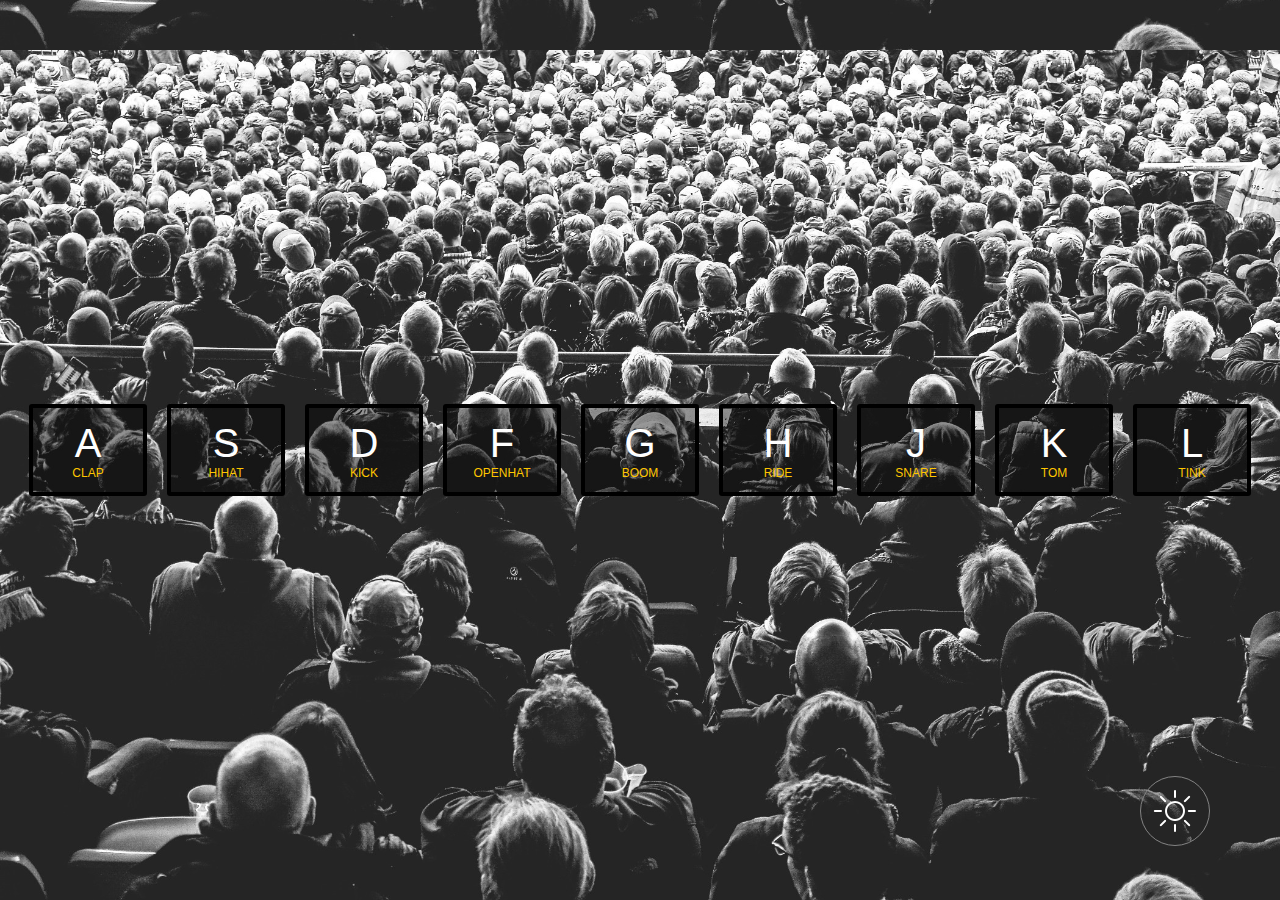
<file: js30-drum-kit/index.html>
<!DOCTYPE html>
<html lang="en">
  <head>
    <meta charset="UTF-8" />
    <meta http-equiv="X-UA-Compatible" content="IE=edge" />
    <meta name="viewport" content="width=device-width, initial-scale=1.0" />
    <link rel="stylesheet" href="css/style.css" />
    <title>Drum Kit</title>
  </head>
  <body>
    <div class="container">
      <div class="theme">
        <label class="switch">
          <input type="checkbox" />
          <span class="slider"></span>
        </label>
      </div>
      <div class="letters">
        <div class="letter-wrapper" data-code="65">
          <span class="letter">a</span>
          <span class="letter-sound">clap</span>
        </div>
        <div class="letter-wrapper" data-code="83">
          <span class="letter">s</span>
          <span class="letter-sound">hihat</span>
        </div>
        <div class="letter-wrapper" data-code="68">
          <span class="letter">d</span>
          <span class="letter-sound">kick</span>
        </div>
        <div class="letter-wrapper" data-code="70">
          <span class="letter">f</span>
          <span class="letter-sound">openhat</span>
        </div>
        <div class="letter-wrapper" data-code="71">
          <span class="letter">g</span>
          <span class="letter-sound">boom</span>
        </div>
        <div class="letter-wrapper" data-code="72">
          <span class="letter">h</span>
          <span class="letter-sound">ride</span>
        </div>
        <div class="letter-wrapper" data-code="74">
          <span class="letter">j</span>
          <span class="letter-sound">snare</span>
        </div>
        <div class="letter-wrapper" data-code="75">
          <span class="letter">k</span>
          <span class="letter-sound">tom</span>
        </div>
        <div class="letter-wrapper" data-code="76">
          <span class="letter">l</span>
          <span class="letter-sound">tink</span>
        </div>
      </div>
    </div>

    <audio src="sounds/clap.wav" type="audio/wav" id="65"></audio>
    <audio src="sounds/hihat.wav" type="audio/wav" id="83"></audio>
    <audio src="sounds/kick.wav" type="audio/wav" id="68"></audio>
    <audio src="sounds/openhat.wav" type="audio/wav" id="70"></audio>
    <audio src="sounds/boom.wav" type="audio/wav" id="71"></audio>
    <audio src="sounds/ride.wav" type="audio/wav" id="72"></audio>
    <audio src="sounds/snare.wav" type="audio/wav" id="74"></audio>
    <audio src="sounds/tom.wav" type="audio/wav" id="75"></audio>
    <audio src="sounds/tink.wav" type="audio/wav" id="76"></audio>

    <script src="main.js"></script>
  </body>
</html>
</file>
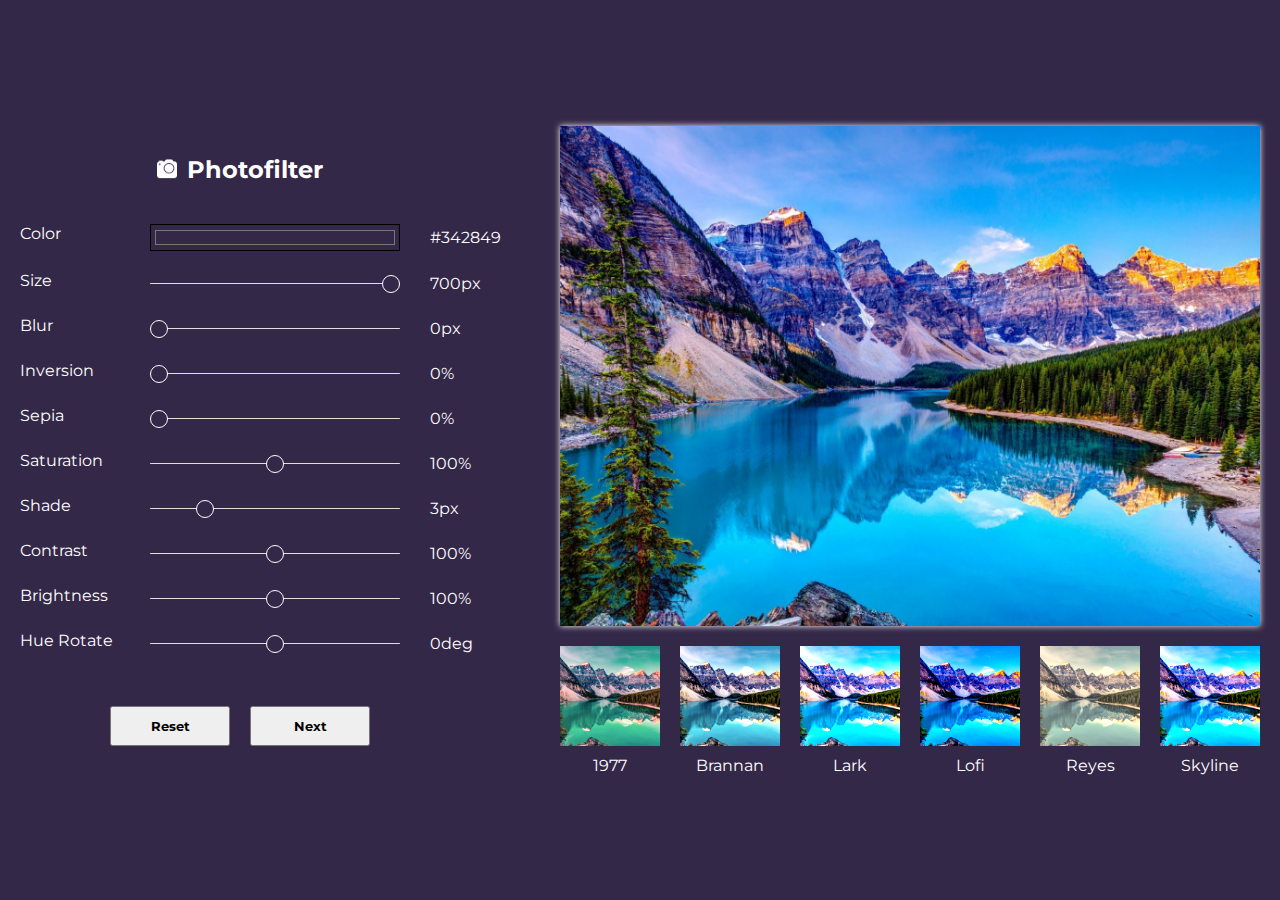
<file: js30-photofilter/index.html>
<!DOCTYPE html>
<html lang="en">
  <head>
    <meta charset="UTF-8" />
    <meta http-equiv="X-UA-Compatible" content="IE=edge" />
    <meta name="viewport" content="width=device-width, initial-scale=1.0" />
    <link rel="shortcut icon" href="./img/icon.png" type="image/png">
    <link rel="preconnect" href="https://fonts.googleapis.com" />
    <link rel="preconnect" href="https://fonts.gstatic.com" crossorigin />
    <link
      href="https://fonts.googleapis.com/css2?family=Montserrat:wght@100;200;600&display=swap"
      rel="stylesheet"
    />
    <link rel="stylesheet" href="style.css" />
    <title>Photofilter</title>
  </head>
  <body>
    <div class="container">
      <div class="content-wrapper">
        <div class="filters-wrapper">
          <div class="title-wrapper">
            <img src="img/camera-icon.png" alt="camera" class="title-icon" />
            <h2 class="filters-title">Photofilter</h2>
          </div>
          <div class="filter-wrapper">
            <span class="filter-name">Color</span>
            <input
              class="input-color"
              type="color"
              value="#342849"
              data-sizing=""
              data-filter="color"
            />
            <label class="input-label" for="input-color">#342849</label>
          </div>
          <div class="filter-wrapper">
            <span class="filter-name">Size</span>
            <input
              min="100"
              max="700"
              step="1"
              value="700"
              class="input-size"
              type="range"
              data-sizing="px"
              data-filter="size"
            />
            <label class="input-label" for="input-size">700px</label>
          </div>
          <div class="filter-wrapper">
            <span class="filter-name">Blur</span>
            <input
              class="input-blur"
              min="0"
              max="10"
              step="1"
              value="0"
              type="range"
              data-sizing="px"
              data-filter="blur"
            />
            <label class="input-label" for="input-blur">0px</label>
          </div>
          <div class="filter-wrapper">
            <span class="filter-name">Inversion</span>
            <input
              min="0"
              max="100"
              step="1"
              value="0"
              class="input-inversion"
              type="range"
              data-sizing="%"
              data-filter="invert"
            />
            <label class="input-label" for="input-inversion">0%</label>
          </div>
          <div class="filter-wrapper">
            <span class="filter-name">Sepia</span>
            <input
              min="0"
              max="100"
              step="1"
              value="0"
              class="input-sepia"
              type="range"
              data-sizing="%"
              data-filter="sepia"
            />
            <label class="input-label" for="input-sepia">0%</label>
          </div>
          <div class="filter-wrapper">
            <span class="filter-name">Saturation</span>
            <input
              min="0"
              max="200"
              step="1"
              value="100"
              class="input-saturation"
              type="range"
              data-sizing="%"
              data-filter="saturate"
            />
            <label class="input-label" for="input-saturation">100%</label>
          </div>
          <div class="filter-wrapper">
            <span class="filter-name">Shade</span>
            <input
              min="0"
              max="15"
              step="1"
              value="3"
              class="input-shade"
              type="range"
              data-sizing="px"
              data-filter="shadow"
            />
            <label class="input-label" for="input-shade">3px</label>
          </div>
          <div class="filter-wrapper">
            <span class="filter-name">Contrast</span>
            <input
              min="0"
              max="200"
              step="1"
              value="100"
              class="input-contrast"
              type="range"
              data-sizing="%"
              data-filter="contrast"
            />
            <label class="input-label" for="input-contrast">100%</label>
          </div>
          <div class="filter-wrapper">
            <span class="filter-name">Brightness</span>
            <input
              min="0"
              max="200"
              step="1"
              value="100"
              class="input-brightness"
              type="range"
              data-sizing="%"
              data-filter="brightness"
            />
            <label class="input-label" for="input-brightness">100%</label>
          </div>
          <div class="filter-wrapper">
            <span class="filter-name">Hue Rotate</span>
            <input
              min="-180"
              max="180"
              step="1"
              value="0"
              class="input-hue"
              type="range"
              data-sizing="deg"
              data-filter="hue"
            />
            <label class="input-label" for="input-hue">0deg</label>
          </div>
          <div class="buttons-wrapper">
            <button class="button reset-button">Reset</button>
            <button class="button next-button">Next</button>
          </div>
        </div>
        <div class="img-wrapper">
          <div class="main-img-wrapper">
            <div class="main-img"></div>
          </div>
          <div class="filters-img">
            <div class="small-img-wrapper">
              <div class="filter-img filter_1977"></div>
              <span class="filter-title">1977</span>
            </div>
            <div class="small-img-wrapper">
              <div class="filter-img filter_brannan"></div>
              <span class="filter-title">Brannan</span>
            </div>
            <div class="small-img-wrapper">
              <div class="filter-img filter_lark"></div>
              <span class="filter-title">Lark</span>
            </div>
            <div class="small-img-wrapper">
              <div class="filter-img filter_lofi"></div>
              <span class="filter-title">Lofi</span>
            </div>
            <div class="small-img-wrapper">
              <div class="filter-img filter_reyes"></div>
              <span class="filter-title">Reyes</span>
            </div>
            <div class="small-img-wrapper">
              <div class="filter-img filter_skyline"></div>
              <span class="filter-title">Skyline</span>
            </div>
          </div>
        </div>
      </div>
    </div>
    <script src="main.js"></script>
  </body>
</html>
</file>
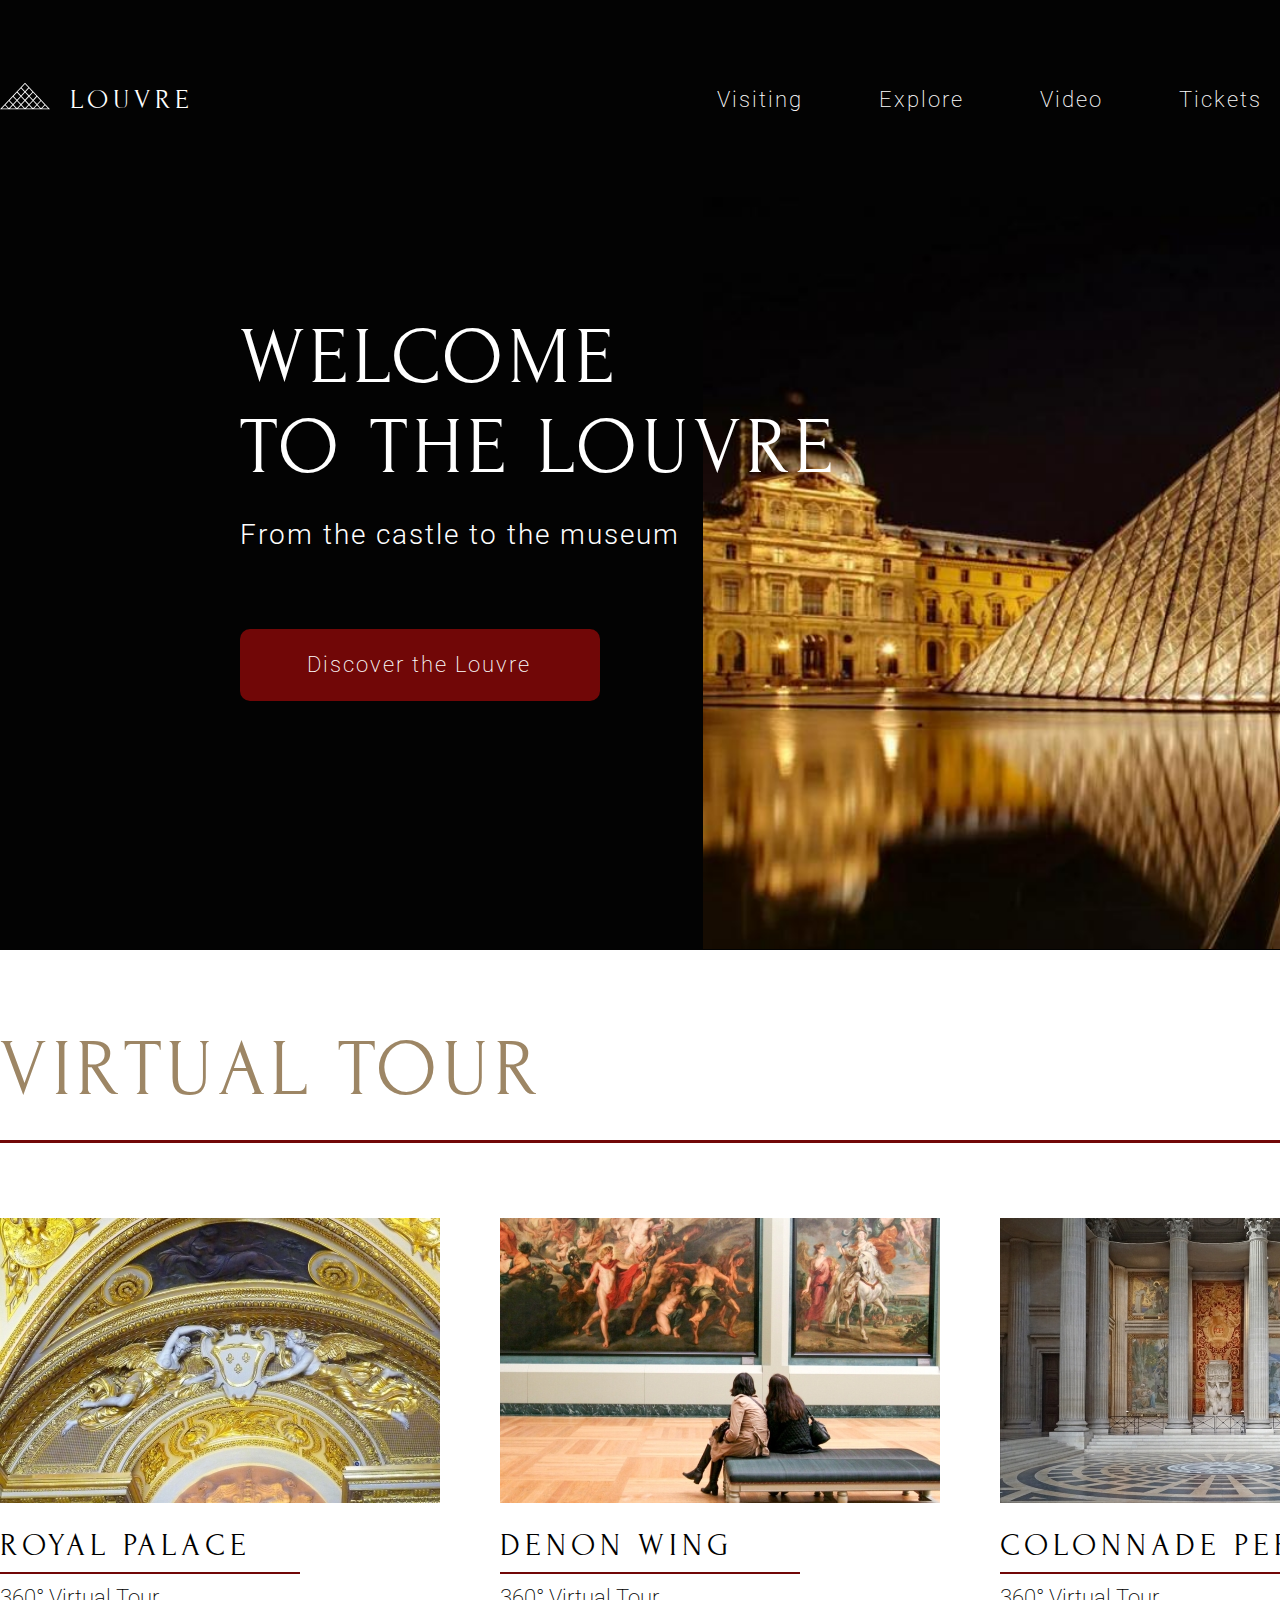
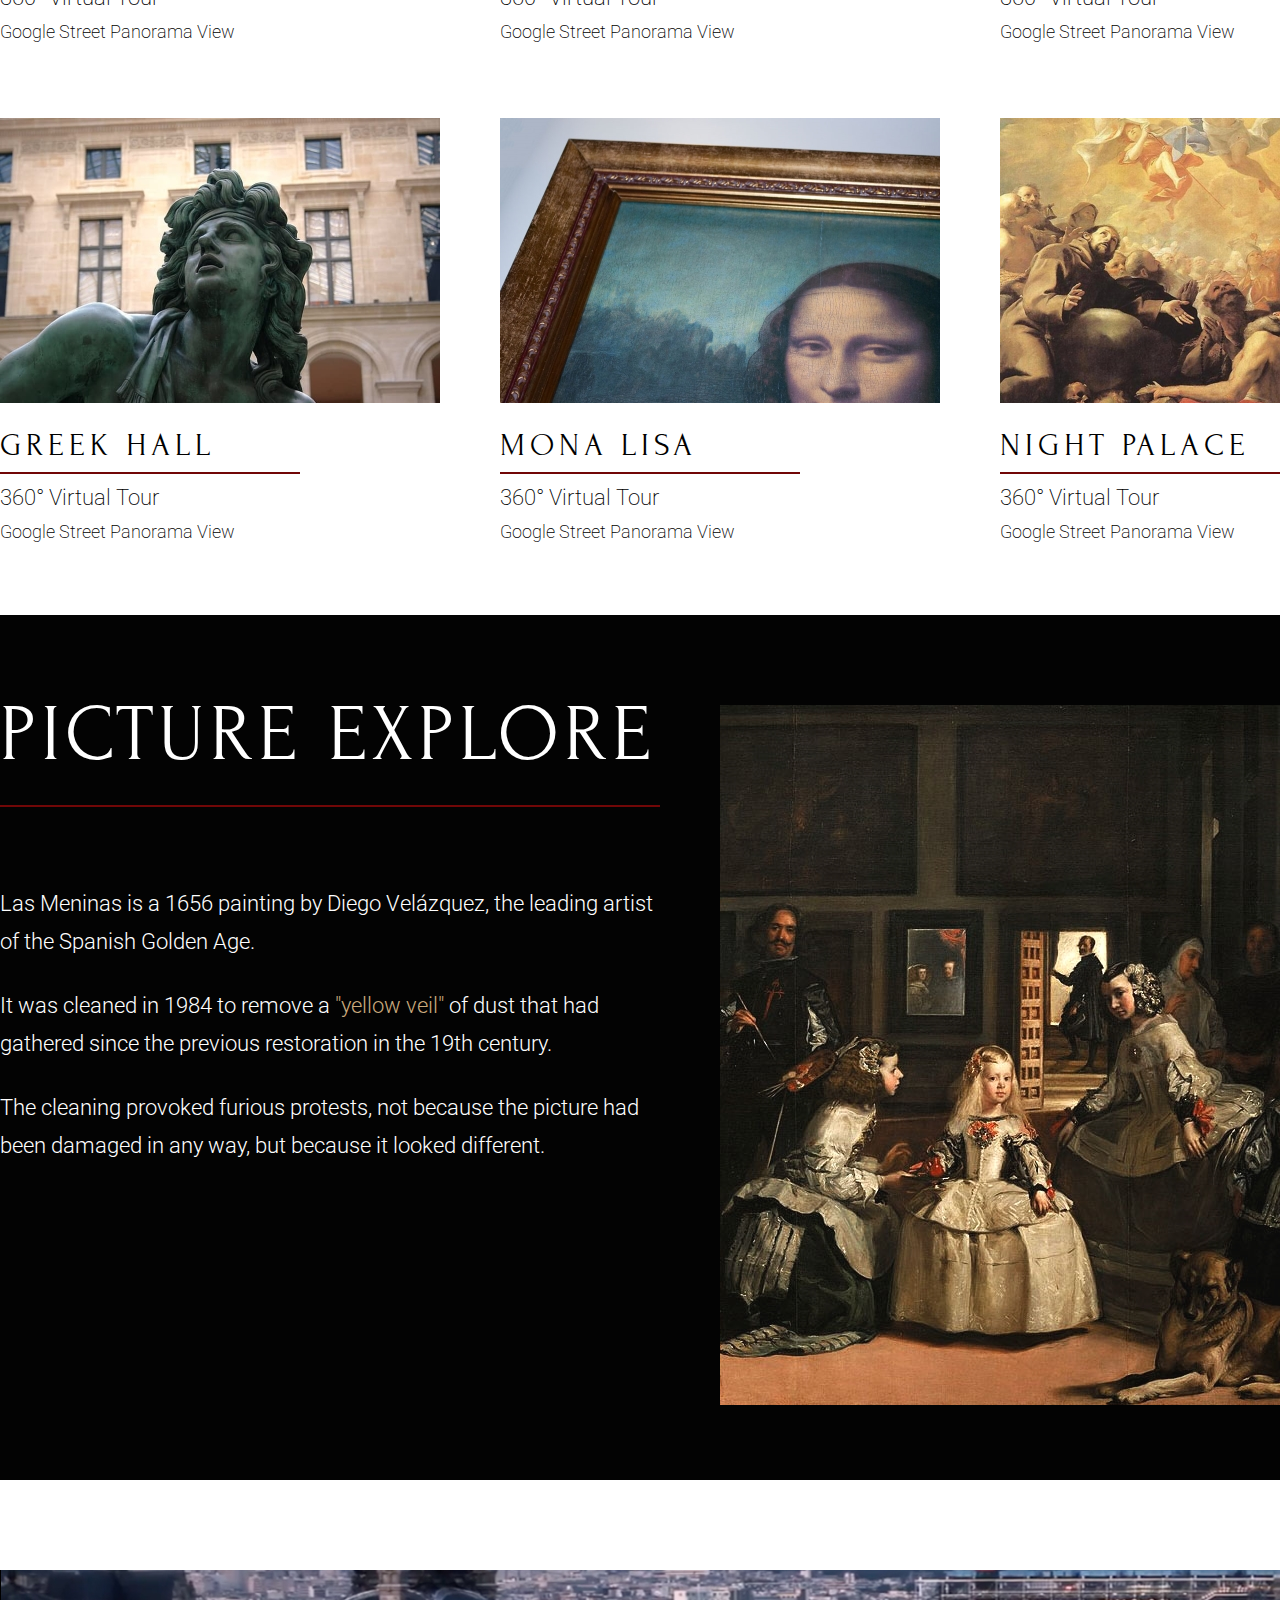
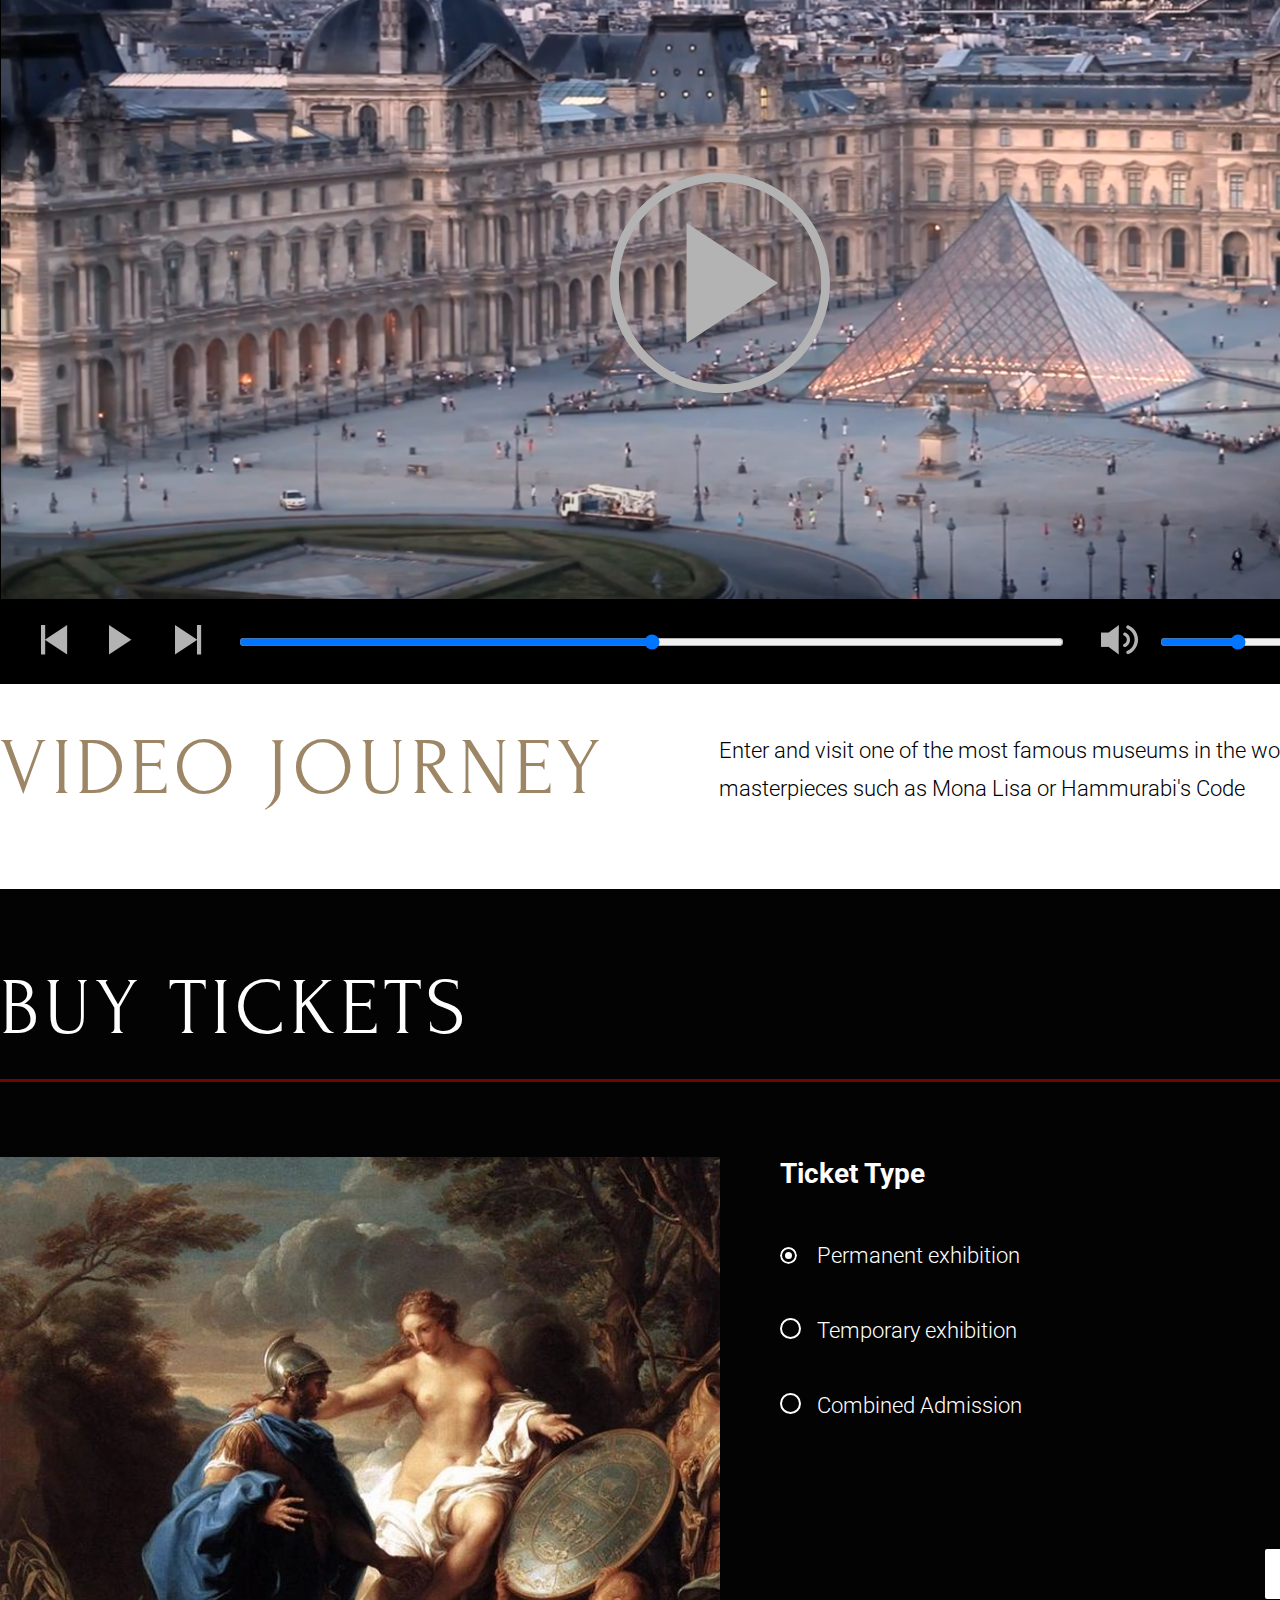
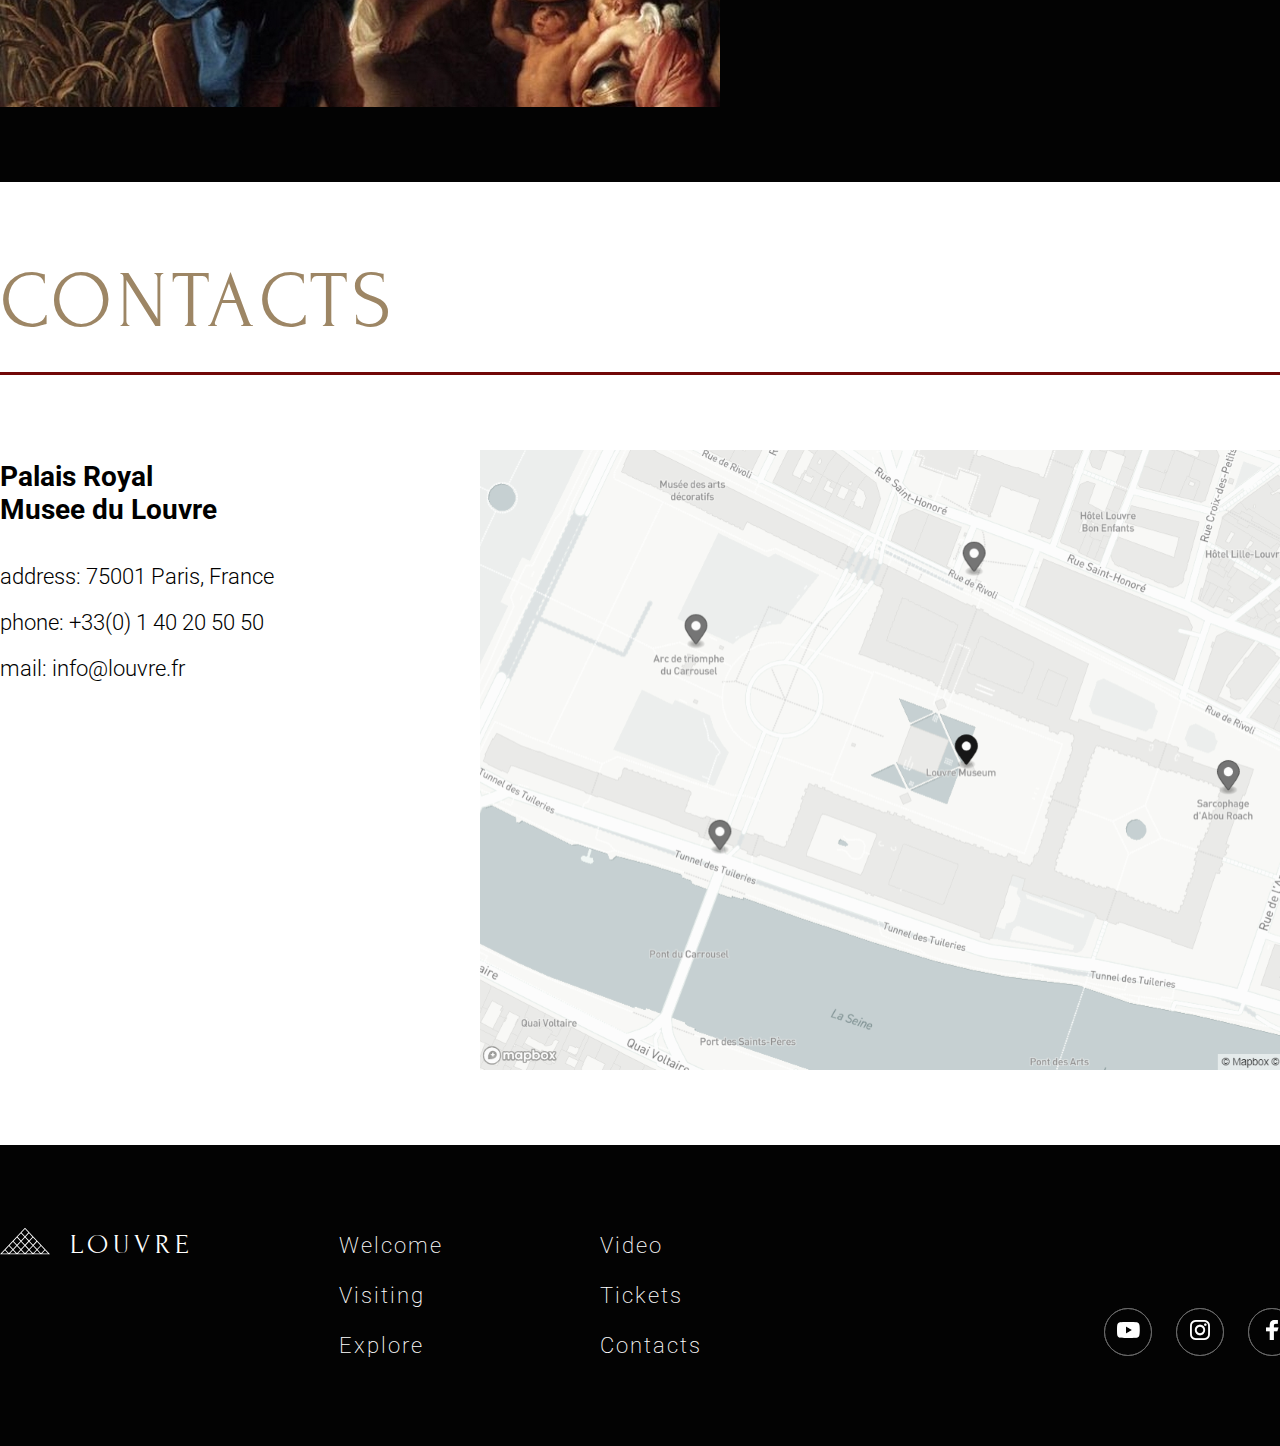
<file: museum/index.html>
<!DOCTYPE html>
<html lang="en">
  <head>
    <meta charset="UTF-8" />
    <meta http-equiv="X-UA-Compatible" content="IE=edge" />
    <link rel="preconnect" href="https://fonts.googleapis.com">
    <link rel="preconnect" href="https://fonts.gstatic.com" crossorigin>
    <link href="https://fonts.googleapis.com/css2?family=Forum&family=Roboto:wght@100;300;700&display=swap" rel="stylesheet">
    <link rel="stylesheet" href="css/normalize.css">
    <link rel="stylesheet" href="css/style.min.css" />
    <title>Museum</title>
  </head>
  <body>
    <div class="main-wrapper">
      <header class="header">
        <div class="container">
          <div class="header-wrapper">
            <a href="index.html" class="header-logo">
              <img src="img/logo.svg" alt="Logo: louvre" class="logo-icon">
              <h1 class="logo-text">Louvre</h1>
            </a>
            <nav class="header-nav-menu">
              <ul class="header-nav">
                <li class="nav-item">
                  <a class="nav-li-link" href="#visiting">Visiting</a>
                </li>
                <li class="nav-item">
                  <a class="nav-li-link" href="#explore">Explore</a>
                </li>
                <li class="nav-item">
                  <a class="nav-li-link" href="#video">Video</a>
                </li>
                <li class="nav-item">
                  <a class="nav-li-link" href="#tickets">Tickets</a>
                </li>
                <li class="nav-item">
                  <a class="nav-li-link" href="#contacts">Contacts</a>
                </li>
              </ul>
            </nav>
          </div>
        </div>
      </header>
      <main class="main">
        <section class="welcome" id="welcome">
          <div class="welcome-bg">
            <div class="container">
              <h2 class="welcome-title">Welcome<br>to the Louvre</h2>
              <span class="welcome-subtitle">From the castle to the museum</span>
              <a href="#" class="welcome-button">Discover the Louvre</a>
            </div>
          </div>
        </section>
        <section class="visiting" id="visiting">
          <div class="container">
            <h2 class="welcome-title visiting-title">Virtual tour</h2>
            <hr class="line visiting-line">
            <div class="visiting-cards">
              <div class="card">
                <img src="img/card-1.jpg" alt="card 1" class="card-image">
                <h3 class="card-title">Royal Palace</h3>
                <hr class="line card-line">
                <span class="card-subtitle">360° Virtual Tour</span>
                <span class="card-subtitle card-subtitle-view">Google Street Panorama View</span>
              </div>
              <div class="card">
                <img src="img/card-2.jpg" alt="card 2" class="card-image">
                <h3 class="card-title">Denon Wing</h3>
                <hr class="line card-line">
                <span class="card-subtitle">360° Virtual Tour</span>
                <span class="card-subtitle card-subtitle-view">Google Street Panorama View</span>
              </div>
              <div class="card">
                <img src="img/card-3.jpg" alt="card 3" class="card-image">
                <h3 class="card-title">Colonnade Perrault</h3>
                <hr class="line card-line">
                <span class="card-subtitle">360° Virtual Tour</span>
                <span class="card-subtitle card-subtitle-view">Google Street Panorama View</span>
              </div>
              <div class="card">
                <img src="img/card-4.jpg" alt="card 4" class="card-image">
                <h3 class="card-title">Greek hall</h3>
                <hr class="line card-line">
                <span class="card-subtitle">360° Virtual Tour</span>
                <span class="card-subtitle card-subtitle-view">Google Street Panorama View</span>
              </div>
              <div class="card">
                <img src="img/card-5.jpg" alt="card 5" class="card-image">
                <h3 class="card-title">Mona Lisa</h3>
                <hr class="line card-line">
                <span class="card-subtitle">360° Virtual Tour</span>
                <span class="card-subtitle card-subtitle-view">Google Street Panorama View</span>
              </div>
              <div class="card">
                <img src="img/card-6.jpg" alt="card 6" class="card-image">
                <h3 class="card-title">Night Palace</h3>
                <hr class="line card-line">
                <span class="card-subtitle">360° Virtual Tour</span>
                <span class="card-subtitle card-subtitle-view">Google Street Panorama View</span>
              </div>
            </div>
          </div>
        </section>  
        <section class="explore" id="explore">
          <div class="container explore-wrapper">
            <div class="explore-content">
              <h2 class="welcome-title explore-title">Picture explore</h2>
              <hr class="line explore-line">
              <div class="explore-info">
                <span class="explore-text">Las Meninas is a 1656 painting by Diego Velázquez, the leading artist of the Spanish Golden Age.</span>
                <span class="explore-text">It was cleaned in 1984 to remove a <span class="highlight">"yellow veil"</span> of dust that had gathered since the previous restoration in the 19th century.</span>
                <span class="explore-text">The cleaning provoked furious protests, not because the picture had been damaged in any way, but because it looked different.</span>
              </div>
            </div>     
            <img src="img/explore.jpg" alt="explore image" class="explore-img">
          </div>
        </section>
        <section class="video" id="video">
          <div class="container">
            <div class="video-block">
              <button class="play-btn-big">
                <svg class="video-icon" width="220" height="220" viewBox="0 0 220 220" fill="none" xmlns="http://www.w3.org/2000/svg">
                  <path d="M110 8.89168C130.003 8.88778 149.558 14.816 166.191 25.9266C182.825 37.0372 195.79 52.831 203.446 71.3106C211.103 89.7901 213.107 110.125 209.206 129.744C205.304 149.363 195.672 167.384 181.528 181.528C167.384 195.672 149.363 205.304 129.744 209.206C110.125 213.107 89.7901 211.103 71.3106 203.446C52.8311 195.79 37.0372 182.825 25.9266 166.191C14.816 149.558 8.88776 130.003 8.89167 110C8.92826 83.1956 19.5925 57.4996 38.546 38.546C57.4996 19.5925 83.1956 8.92828 110 8.89168ZM110 0C88.2441 0 66.9767 6.45139 48.8873 18.5383C30.7979 30.6253 16.6989 47.805 8.37324 67.9048C0.0476007 88.0047 -2.13077 110.122 2.1136 131.46C6.35798 152.798 16.8345 172.398 32.2183 187.782C47.602 203.166 67.2022 213.642 88.5401 217.886C109.878 222.131 131.995 219.952 152.095 211.627C172.195 203.301 189.375 189.202 201.462 171.113C213.549 153.023 220 131.756 220 110C220 80.8262 208.411 52.8473 187.782 32.2183C167.153 11.5893 139.174 0 110 0Z" />
                  <path d="M167.954 110L76.5278 49.9119C76.6463 140.498 76.5278 96.0498 76.5278 170.088L167.954 110Z" />
                </svg>        
              </button>
            </div>
            <div class="video-player">
              <button class="back-btn">
                <svg class="video-icon" width="27" height="30" viewBox="0 0 27 30" fill="none" xmlns="http://www.w3.org/2000/svg">
                  <path d="M3.79999 14.75L26.14 29.49C26.14 7.26 26.14 18.17 26.14 0L3.79999 14.75Z" />
                  <path d="M0 29.49H4.19V0H0V29.49Z" />
                </svg>                
              </button>
              <button class="play-btn">
                <svg class="video-icon" width="23" height="30" viewBox="0 0 23 30" fill="none" xmlns="http://www.w3.org/2000/svg">
                  <path d="M22.35 14.75L0 0C0 22.23 0 11.32 0 29.49L22.35 14.75Z" />
                </svg> 
              </button>
              <button class="forward-btn">
                <svg class="video-icon" width="27" height="30" viewBox="0 0 27 30" fill="none" xmlns="http://www.w3.org/2000/svg">
                  <path d="M22.35 14.75L0 0C0 22.23 0 11.32 0 29.49L22.35 14.75Z" />
                  <path d="M26.15 0H21.96V29.49H26.15V0Z" />
                </svg>
              </button>
              <input type="range" class="video-progress">
              <button class="video-volume-btn">
                <svg class="video-icon" width="38" height="30" viewBox="0 0 38 30" fill="none" xmlns="http://www.w3.org/2000/svg">
                  <path d="M17.86 0L3.63 10.42V19.07L17.86 29.49C17.83 7.26 17.86 18.17 17.86 0Z" />
                  <path d="M0 21.9198H7.47V7.55981H0V21.9198Z" />
                  <path d="M27 29.1399C26.6559 29.1407 26.3193 29.0395 26.0328 28.849C25.7462 28.6586 25.5225 28.3874 25.39 28.0699C25.2993 27.8572 25.2514 27.6286 25.249 27.3974C25.2467 27.1661 25.2899 26.9367 25.3763 26.7221C25.4627 26.5076 25.5905 26.3122 25.7524 26.1471C25.9143 25.982 26.1072 25.8504 26.32 25.7599C27.7344 25.1603 29.0184 24.2907 30.1 23.1999C32.3328 20.9541 33.5873 17.9167 33.59 14.7499C33.5793 11.5788 32.3138 8.5408 30.07 6.29988C28.9863 5.20894 27.7031 4.33644 26.29 3.72988C25.8627 3.547 25.5251 3.20251 25.3509 2.7716C25.1766 2.3407 25.1799 1.85837 25.36 1.42988C25.4463 1.21604 25.5746 1.02173 25.7375 0.858495C25.9003 0.695259 26.0943 0.566432 26.308 0.479673C26.5216 0.392914 26.7505 0.349995 26.9811 0.353466C27.2116 0.356938 27.4391 0.406729 27.65 0.49988C31.3419 2.07523 34.2782 5.02222 35.84 8.71988C36.6452 10.6177 37.0601 12.6583 37.06 14.7199C37.059 16.7804 36.6477 18.82 35.85 20.7199C35.077 22.5565 33.9526 24.2244 32.54 25.6299C31.1475 27.0638 29.4858 28.209 27.65 28.9999C27.4453 29.0907 27.224 29.1384 27 29.1399Z" />
                  <path d="M23.69 22.0801C23.3094 22.0796 22.9406 21.9476 22.6462 21.7064C22.3518 21.4652 22.1499 21.1297 22.0746 20.7566C21.9992 20.3835 22.0551 19.9959 22.2329 19.6594C22.4106 19.3229 22.6993 19.0581 23.0499 18.9101C23.8655 18.5635 24.5605 17.9838 25.048 17.2438C25.5354 16.5037 25.7936 15.6362 25.79 14.7501C25.7935 14.149 25.6744 13.5535 25.44 13.0001C25.2031 12.4627 24.8634 11.9769 24.44 11.5701C24.0312 11.1489 23.5458 10.8095 23.01 10.5701C22.6564 10.3727 22.3883 10.0515 22.2574 9.66825C22.1264 9.28504 22.1418 8.86693 22.3008 8.49445C22.4597 8.12197 22.7508 7.82146 23.118 7.6508C23.4853 7.48013 23.9028 7.45138 24.29 7.57008C25.4625 8.07189 26.495 8.8522 27.2977 9.84332C28.1005 10.8344 28.6493 12.0064 28.8966 13.2577C29.1439 14.5089 29.0822 15.8016 28.7168 17.0235C28.3515 18.2455 27.6934 19.3599 26.7999 20.2701C26.0941 20.9834 25.2548 21.5508 24.3299 21.9401C24.1281 22.0293 23.9106 22.0769 23.69 22.0801Z" />
                </svg>                
              </button>
              <input type="range" class="volume-progress">
              <button class="screen-btn">
                <svg class="video-icon" width="36" height="36" viewBox="0 0 36 36" fill="none" xmlns="http://www.w3.org/2000/svg">
                  <path d="M31.48 31.6299H23.05V35.8599H35.7001V23.1499H31.48V31.6299Z" />
                  <path d="M4.22 23.1499H0V35.8599H12.65V31.6299H4.22V23.1499Z" />
                  <path d="M0 12.71H4.22V4.24H12.65V0H0V12.71Z" />
                  <path d="M23.05 0V4.24H31.48V12.71H35.7001V0H23.05Z" />
                </svg>
              </button>
            </div>
            <div class="video-text">
              <h2 class="welcome-title visiting-title">Video journey</h2>
              <span class="video-subtitle">Enter and visit one of the most famous museums in the world and enjoy masterpieces such as Mona Lisa or Hammurabi's Code</span>
            </div>
          </div>
        </section>
        <section class="tickets" id="tickets">
          <div class="container">
            <h2 class="welcome-title explore-title">Buy tickets</h2>
            <hr class="line visiting-line">
            <div class="tickets-wrapper">
              <img src="img/tickets-img.jpg" alt="tickets image" class="tickets-img">
              <div class="tickets-buy">
                <div class="types">
                  <span class="tickets-type-title">Ticket Type</span>
                  <div class="ticket-type-wrapper">
                    <input id="radio-1" type="radio" name="radio" class="type-btn" value="1" checked>
                    <label for="radio-1" class="type-text">Permanent exhibition</label>
                  </div>
                  <div class="ticket-type-wrapper">
                    <input id="radio-2" type="radio" name="radio" class="type-btn" value="2">
                    <label for="radio-2" class="type-text">Temporary exhibition</label>
                  </div>
                  <div class="ticket-type-wrapper">
                    <input id="radio-3" type="radio" name="radio" class="type-btn" value="3">
                    <label for="radio-3" class="type-text">Combined Admission</label>
                  </div>
                </div>
                <div class="amount">
                  <span class="tickets-type-title amount-title">Amount</span>
                  <span class="amount-type">Basic 18+</span>
                  <div class="basic-wrapper">
                    <button class="less-btn">–</button>
                    <input type="number" class="basic-number" value="1">
                    <button class="more-btn">+</button>
                  </div>
                  <span class="amount-type">Senior 65+</span>
                  <div class="senior-wrapper">
                    <div class="basic-wrapper">
                      <button class="less-btn">–</button>
                      <input type="number" class="basic-number" value="1">
                      <button class="more-btn">+</button>
                    </div>
                  </div>
                  <span class="tickets-type-title amount-total">Total €220</span>
                  <button class="amount-buy-btn">Buy Now</button>
                </div>
              </div>
            </div>
          </div>
        </section>
        <section class="contacts" id="contacts">
          <div class="container">
            <h2 class="welcome-title visiting-title">Contacts</h2>
            <hr class="line visiting-line contacts-line">
            <div class="contacts-main-wrapper">
              <div class="contacts-wrapper">
                <span class="contacts-subtitle">Palais Royal</span>
                <span class="contacts-subtitle">Musee du Louvre</span>
                <address class="contacts-address">
                  <span class="address">address: 75001 Paris, France</span>
                  <span class="address">phone: <a href="tel:+330140205050" class="address-phone">+33(0) 1 40 20 50 50</a></span>
                  <span class="address">mail: <a href="mailto:info@louvre.fr" class="address-mail">info@louvre.fr</a></span>
                </address>
              </div>
              <img src="img/map.png" alt="map" class="contacts-img">
            </div>
          </div>
        </section>
      </main>
      <footer class="footer">
        <div class="container footer-container">
          <a href="./index.html" class="header-logo footer-logo">
            <img src="img/logo.svg" alt="Logo: louvre" class="logo-icon">
            <span class="logo-text">Louvre</span>
          </a>
          <nav class="header-nav-menu footer-nav-links">
            <ul class="header-nav footer-nav">
              <li class="nav-item space">
                <a class="nav-li-link" href="#welcome">Welcome</a>
              </li>
              <li class="nav-item space">
                <a class="nav-li-link" href="#visiting">Visiting</a>
              </li>
              <li class="nav-item space">
                <a class="nav-li-link" href="#explore">Explore</a>
              </li>
              <li class="nav-item">
                <a class="nav-li-link" href="#video">Video</a>
              </li>
              <li class="nav-item">
                <a class="nav-li-link" href="#tickets">Tickets</a>
              </li>
              <li class="nav-item">
                <a class="nav-li-link" href="#contacts">Contacts</a>
              </li>
            </ul>
          </nav>
          <ul class="footer-social-nav">
            <li class="social-item">
              <a href="https://www.youtube.com">
                <svg class="social-icon" width="24" height="24" viewBox="0 0 24 24" fill="none" xmlns="http://www.w3.org/2000/svg">
                <path d="M10.03 15.38V8.62L15.97 12L10.03 15.38ZM23.23 6.5C23.1026 6.01772 22.8508 5.57733 22.4998 5.22285C22.1488 4.86838 21.711 4.61222 21.23 4.48C19.46 4 12.35 4 12.35 4C12.35 4 5.25 4 3.48 4.48C2.99901 4.61222 2.56115 4.86838 2.21018 5.22285C1.85921 5.57733 1.60743 6.01772 1.48 6.5C1 8.28 1 12 1 12C1 12 1 15.72 1.47 17.5C1.5983 17.9835 1.85159 18.4247 2.20441 18.7793C2.55723 19.1338 2.99717 19.3893 3.48 19.52C5.25 20 12.36 20 12.36 20C12.36 20 19.46 20 21.23 19.52C21.711 19.3878 22.1488 19.1316 22.4998 18.7771C22.8508 18.4227 23.1026 17.9823 23.23 17.5C23.71 15.72 23.71 12 23.71 12C23.71 12 23.71 8.28 23.24 6.5H23.23Z" />
                </svg>
              </a>
            </li>
            <li class="social-item">
              <a href="https://www.instagram.com">
                <svg class="social-icon" width="24" height="24" viewBox="0 0 24 24" fill="none" xmlns="http://www.w3.org/2000/svg">
                <path d="M13.02 2C14.82 2 15.2 2.02 16.12 2.06C17.18 2.11 17.91 2.28 18.54 2.53C19.2 2.78 19.76 3.13 20.31 3.68C20.87 4.23 21.21 4.79 21.47 5.45C21.72 6.08 21.88 6.81 21.93 7.88C21.98 8.83 21.99 9.2 21.99 11.2V12.8C21.99 14.8 21.98 15.17 21.93 16.12C21.9143 16.9468 21.7588 17.7651 21.47 18.54C21.21 19.2 20.87 19.76 20.32 20.31C19.76 20.87 19.2 21.21 18.54 21.47C17.91 21.72 17.18 21.88 16.12 21.93C15.17 21.98 14.79 21.99 12.79 21.99H11.2C9.20003 21.99 8.83003 21.98 7.87003 21.93C7.04321 21.9141 6.22502 21.7586 5.45003 21.47C4.78364 21.2195 4.17968 20.8271 3.68003 20.32C3.16784 19.8186 2.77186 19.211 2.52003 18.54C2.23165 17.765 2.07613 16.9468 2.06003 16.12C2.01101 15.0874 1.991 14.0537 2.00003 13.02V10.97C2.00003 9.17 2.02003 8.79 2.06003 7.87C2.11003 6.81 2.28003 6.08 2.52003 5.45C2.78003 4.79 3.12003 4.23 3.68003 3.68C4.17521 3.16743 4.78047 2.77418 5.45003 2.53C6.22448 2.23821 7.04266 2.07931 7.87003 2.06C8.79003 2.02 9.17003 2 10.97 2H13.02ZM13.04 3.8H10.95C9.22003 3.8 8.85003 3.82 7.95003 3.86C6.98003 3.9 6.45003 4.06 6.10003 4.2C5.63003 4.38 5.30003 4.6 4.95003 4.95C4.60003 5.3 4.38003 5.63 4.20003 6.1C4.07003 6.45 3.90003 6.98 3.86003 7.96C3.82003 8.86 3.80003 9.22 3.80003 10.96V13.04C3.80003 14.78 3.82003 15.14 3.86003 16.04C3.90003 17.01 4.06003 17.54 4.20003 17.89C4.38003 18.36 4.60003 18.69 4.95003 19.04C5.30003 19.39 5.63003 19.61 6.10003 19.79C6.45003 19.93 6.98003 20.09 7.96003 20.13C8.93003 20.18 9.28003 20.19 11.44 20.19H12.55C14.72 20.19 15.06 20.18 16.04 20.13C17.01 20.09 17.54 19.93 17.89 19.79C18.36 19.61 18.69 19.39 19.04 19.04C19.39 18.69 19.61 18.36 19.79 17.89C19.93 17.54 20.09 17.01 20.13 16.04C20.18 15.06 20.19 14.72 20.19 12.55V11.45C20.19 9.28 20.18 8.93 20.13 7.95C20.09 6.98 19.93 6.45 19.79 6.1C19.6291 5.66543 19.3728 5.27246 19.04 4.95C18.7178 4.61692 18.3248 4.3606 17.89 4.2C17.2969 3.98317 16.6715 3.86822 16.04 3.86C15.0408 3.81227 14.0404 3.79226 13.04 3.8ZM12 6.86C13.3619 6.86 14.668 7.40101 15.631 8.36401C16.594 9.32701 17.135 10.6331 17.135 11.995C17.135 13.3569 16.594 14.663 15.631 15.626C14.668 16.589 13.3619 17.13 12 17.13C10.6381 17.13 9.33204 16.589 8.36904 15.626C7.40604 14.663 6.86503 13.3569 6.86503 11.995C6.86503 10.6331 7.40604 9.32701 8.36904 8.36401C9.33204 7.40101 10.6381 6.86 12 6.86ZM12 8.66C11.1155 8.66 10.2673 9.01136 9.64183 9.6368C9.0164 10.2622 8.66503 11.1105 8.66503 11.995C8.66503 12.8795 9.0164 13.7278 9.64183 14.3532C10.2673 14.9786 11.1155 15.33 12 15.33C12.8845 15.33 13.7328 14.9786 14.3582 14.3532C14.9837 13.7278 15.335 12.8795 15.335 11.995C15.335 11.1105 14.9837 10.2622 14.3582 9.6368C13.7328 9.01136 12.8845 8.66 12 8.66ZM17.33 5.46C17.6483 5.46 17.9535 5.58643 18.1786 5.81147C18.4036 6.03652 18.53 6.34174 18.53 6.66C18.53 6.97826 18.4036 7.28348 18.1786 7.50853C17.9535 7.73357 17.6483 7.86 17.33 7.86C17.0118 7.86 16.7065 7.73357 16.4815 7.50853C16.2565 7.28348 16.13 6.97826 16.13 6.66C16.13 6.34174 16.2565 6.03652 16.4815 5.81147C16.7065 5.58643 17.0118 5.46 17.33 5.46Z" />
                </svg>
              </a>
            </li>
            <li class="social-item">
              <a href="https://www.facebook.com">
                <svg class="social-icon" width="24" height="24" viewBox="0 0 24 24" fill="none" xmlns="http://www.w3.org/2000/svg">
                <path d="M9.78 22L9.75 13.25H6V9.5H9.75V7C9.75 3.63 11.84 2 14.85 2C16.29 2 17.53 2.1 17.89 2.15V5.68H15.8C14.17 5.68 13.85 6.46 13.85 7.6V9.5H18.5L17.25 13.25H13.85V22H9.78Z" />
                </svg>
              </a>
            </li>
            <li class="social-item">
              <a href="https://twitter.com">
                <svg class="social-icon" width="24" height="24" viewBox="0 0 24 24" fill="none" xmlns="http://www.w3.org/2000/svg">
                <path d="M22 5.88C21.25 6.25 20.5 6.38 19.62 6.5C20.5 6 21.12 5.25 21.37 4.25C20.5606 4.73131 19.6743 5.06959 18.75 5.25C17.9485 4.46227 16.8737 4.01446 15.75 4C13.62 4 11.75 5.88 11.75 8.13C11.75 8.5 11.75 8.75 11.88 9C10.2422 8.93823 8.63643 8.52707 7.17046 7.79408C5.70448 7.0611 4.41212 6.02321 3.38 4.75C3.00812 5.39563 2.83425 6.13634 2.88 6.88C2.89162 7.55196 3.06825 8.21077 3.39434 8.79842C3.72043 9.38608 4.18597 9.88456 4.75 10.25C4.12 10.25 3.5 10 2.87 9.75C2.87 11.75 4.25 13.38 6.12 13.75C5.75 13.88 5.37 13.88 5 13.88C4.75 13.88 4.5 13.88 4.25 13.75C4.75 15.38 6.25 16.63 8.13 16.63C6.67779 17.7963 4.8622 18.4156 3 18.38H2C3.87496 19.5591 6.03554 20.2056 8.25 20.25C15.75 20.25 19.88 14 19.88 8.62V8.12C20.7387 7.53355 21.4617 6.76969 22 5.88Z" />
                </svg>
              </a>
            </li>
            <li class="social-item">
              <a href="https://www.pinterest.ru">
                <svg class="social-icon" width="24" height="24" viewBox="0 0 24 24" fill="none" xmlns="http://www.w3.org/2000/svg">
                <path d="M12 2C9.67546 2.00824 7.42643 2.82602 5.63952 4.31277C3.85262 5.79952 2.63948 7.86234 2.20866 10.1466C1.77785 12.4309 2.15627 14.7939 3.27888 16.8293C4.40149 18.8648 6.19815 20.4456 8.35998 21.3C8.25998 20.51 8.18998 19.3 8.38998 18.43L9.55998 13.46C9.55998 13.46 9.25998 12.86 9.25998 11.98C9.25998 10.59 10.07 9.56 11.08 9.56C11.93 9.56 12.35 10.2 12.35 10.96C12.35 11.82 11.8 13.1 11.51 14.29C11.27 15.29 12.01 16.1 13 16.1C14.78 16.1 16.14 14.23 16.14 11.53C16.14 9.13 14.42 7.47 11.96 7.47C11.3756 7.44433 10.792 7.53734 10.2446 7.74342C9.69709 7.94951 9.19705 8.26438 8.77463 8.66904C8.35221 9.07371 8.01616 9.55977 7.78678 10.0979C7.55739 10.636 7.43942 11.215 7.43998 11.8C7.43998 12.66 7.76998 13.58 8.17998 14.08C8.25998 14.18 8.26998 14.27 8.23998 14.37L7.95998 15.5C7.91998 15.68 7.80998 15.73 7.62998 15.64C6.36998 15.05 5.58998 13.24 5.58998 11.76C5.58998 8.61 7.88998 5.72 12.21 5.72C15.67 5.72 18.38 8.18 18.38 11.49C18.38 14.94 16.2 17.71 13.18 17.71C12.18 17.71 11.22 17.18 10.9 16.56L10.27 18.93C9.97485 19.8577 9.55787 20.7421 9.02998 21.56C10.4038 21.9816 11.8524 22.1021 13.277 21.9133C14.7016 21.7245 16.0687 21.2309 17.2854 20.4661C18.502 19.7014 19.5395 18.6833 20.3272 17.4814C21.115 16.2795 21.6344 14.9219 21.8501 13.5011C22.0658 12.0804 21.9728 10.6298 21.5774 9.24822C21.1819 7.86664 20.4934 6.58652 19.5586 5.49506C18.6238 4.40359 17.4648 3.52642 16.1604 2.9233C14.8561 2.32017 13.437 2.00525 12 2Z" />
                </svg>
              </a>
            </li>
          </ul>
        </div>
      </footer>
    </div>
  </body>
</html>
</file>
<file: js30-drum-kit/css/style.css>
* {
  -webkit-box-sizing: border-box;
          box-sizing: border-box;
  margin: 0;
}

.container {
  background-image: url("../img/background.jpg");
  background-position: bottom;
  background-size: 100%;
  -webkit-transition: 0.3s;
  transition: 0.3s;
}

.theme {
  position: absolute;
  right: 70px;
  bottom: 50px;
}

.switch {
  position: relative;
  display: inline-block;
  overflow: hidden;
  width: 70px;
  height: 70px;
  border-radius: 50%;
  border: 1px solid #838383;
  -webkit-animation: animateTheme 1s infinite;
          animation: animateTheme 1s infinite;
}

.switch input {
  display: none;
}

@-webkit-keyframes animateTheme {
  from {
    -webkit-box-shadow: 0px 0px 15px 5px rgba(255, 255, 255, 0.4);
            box-shadow: 0px 0px 15px 5px rgba(255, 255, 255, 0.4);
  }
  to {
    -webkit-box-shadow: 0px 0px 15px 20px rgba(255, 255, 255, 0.1);
            box-shadow: 0px 0px 15px 20px rgba(255, 255, 255, 0.1);
  }
}

@keyframes animateTheme {
  from {
    -webkit-box-shadow: 0px 0px 15px 5px rgba(255, 255, 255, 0.4);
            box-shadow: 0px 0px 15px 5px rgba(255, 255, 255, 0.4);
  }
  to {
    -webkit-box-shadow: 0px 0px 15px 20px rgba(255, 255, 255, 0.1);
            box-shadow: 0px 0px 15px 20px rgba(255, 255, 255, 0.1);
  }
}

.slider {
  position: absolute;
  cursor: pointer;
  top: 0;
  left: 0;
  right: 0;
  bottom: 0;
  background-color: transparent;
  -webkit-transition: .2s;
  transition: .2s;
}

.slider:before {
  display: block;
  margin-bottom: 5px;
  margin-left: 5px;
  position: absolute;
  content: "";
  height: 50px;
  width: 50px;
  left: 4px;
  bottom: 4px;
  background-image: url("../img/light.png");
  background-size: contain;
  -webkit-transition: .5s;
  transition: .5s;
}

input:checked + .slider {
  margin-top: 7px;
  margin-left: 7px;
  height: 50px;
  width: 50px;
  background-size: contain;
  background-image: url("../img/dark.png");
}

input:focus + .slider {
  -webkit-box-shadow: 0 0 1px #fff;
          box-shadow: 0 0 1px #fff;
}

input:checked + .slider:before {
  display: none;
}

.letters {
  height: 100vh;
  display: -webkit-box;
  display: -ms-flexbox;
  display: flex;
  -webkit-box-pack: center;
      -ms-flex-pack: center;
          justify-content: center;
  -webkit-box-align: center;
      -ms-flex-align: center;
          align-items: center;
  font-family: sans-serif;
}

.letter {
  font-size: 40px;
}

.letter-wrapper {
  width: 118px;
  height: 92px;
  color: #fff;
  text-transform: uppercase;
  text-align: center;
  border: 4px solid #000;
  border-radius: 3px;
  background: rgba(0, 0, 0, 0.4);
  display: -webkit-box;
  display: -ms-flexbox;
  display: flex;
  -webkit-box-orient: vertical;
  -webkit-box-direction: normal;
      -ms-flex-direction: column;
          flex-direction: column;
  -webkit-box-pack: center;
      -ms-flex-pack: center;
          justify-content: center;
  margin: 10px;
  -webkit-transition-duration: .3s;
          transition-duration: .3s;
}

.letter-wrapper.active {
  border-color: #ffc600 !important;
  -webkit-box-shadow: 0 0 5px #ffc600;
          box-shadow: 0 0 5px #ffc600;
  -webkit-transform: scale(1.1);
          transform: scale(1.1);
}

.letter-sound {
  font-size: 12px;
  color: #ffc600;
}

.music-icon {
  position: absolute;
  height: 60px;
  width: 60px;
  background-image: url("../img/music.png");
  background-size: contain;
  -webkit-animation: animateIcon 1s;
          animation: animateIcon 1s;
}

@-webkit-keyframes animateIcon {
  from {
    top: 0;
    left: 0;
    -webkit-transform: scale(1);
            transform: scale(1);
    opacity: 1;
  }
  to {
    top: -50px;
    left: 50px;
    -webkit-transform: scale(2);
            transform: scale(2);
    opacity: 0.5;
  }
}

@keyframes animateIcon {
  from {
    top: 0;
    left: 0;
    -webkit-transform: scale(1);
            transform: scale(1);
    opacity: 1;
  }
  to {
    top: -50px;
    left: 50px;
    -webkit-transform: scale(2);
            transform: scale(2);
    opacity: 0.5;
  }
}
</file>
<file: js30-photofilter/style.css>
:root {
  --color: #342849;
  --blur: 0px;
  --sizeWidth: 700px;
  --sizeHeight: 500px;
  --invert: 0%;
  --sepia: 0%;
  --saturate: 100%;
  --shadow: 3px;
  --contrast: 100%;
  --brightness: 100%;
  --hue: 0deg;
}

* {
  box-sizing: border-box;
  margin: auto;
  font-family: "Montserrat", sans-serif;
}
.container {
  height: 100vh;
  background-color: var(--color);
  display: flex;
  justify-content: center;
  align-items: center;
}
.content-wrapper {
  display: flex;
}
.title-wrapper {
  display: flex;
  justify-content: center;
  align-items: center;
  margin-bottom: 40px;
}
.title-icon {
  width: 20px;
  height: 20px;
  margin: 0;
  margin-right: 10px;
}
.filters-title {
  color: #fff;
  display: block;
  margin: 0;
}
.filters-wrapper {
  margin-right: 100px;
}
.filter-wrapper {
  display: flex;
  margin-bottom: 20px;
}
.filter-name {
  color: #fff;
  margin: 0;
  display: block;
  width: 100px;
  margin-right: 30px;
}
.main-img-wrapper {
  width: 700px;
  height: 500px;
  margin-bottom: 20px;
  display: flex;
  align-items: center;
  justify-content: center;
}
.main-img {
  background-image: url("./img/big-images/1.jpg");
  background-size: cover;
  background-position: center;
  display: block;
  width: var(--sizeWidth);
  height: var(--sizeHeight);
  filter: blur(var(--blur)) invert(var(--invert)) sepia(var(--sepia))
    saturate(var(--saturate)) drop-shadow(0 0 var(--shadow) #fff)
    contrast(var(--contrast)) brightness(var(--brightness))
    hue-rotate(var(--hue));
}
.filters-img {
  display: flex;
  justify-content: space-between;
}
.small-img-wrapper {
  margin: 0;
  display: flex;
  flex-direction: column;
  justify-content: center;
  transition: 0.2s;
}
.small-img-wrapper:hover {
  transform: scale(1.1);
}
.filter-img {
  background-image: url("./img/big-images/1.jpg");
  background-size: cover;
  background-position: center;
  display: block;
  width: 100px;
  height: 100px;
  margin-bottom: 10px;
  cursor: pointer;
}
.filter-title {
  color: #fff;
}
.filter_1977 {
  filter: sepia(0.5) hue-rotate(-30deg) saturate(1.4);
}
.filter_brannan {
  filter: sepia(0.4) contrast(1.25) brightness(1.1) saturate(0.9)
    hue-rotate(-2deg);
}
.filter_lark {
  filter: sepia(0.25) contrast(1.2) brightness(1.3) saturate(1.25);
}
.filter_lofi {
  filter: saturate(1.1) contrast(1.5);
}
.filter_reyes {
  filter: sepia(0.75) contrast(0.75) brightness(1.25) saturate(1.4);
}
.filter_skyline {
  filter: sepia(0.15) contrast(1.25) brightness(1.25) saturate(1.2);
}
input {
  width: 250px;
  display: block;
  margin-right: 30px;
  background-color: transparent;
}
.input-label {
  color: #fff;
  display: block;
  width: 30px;
}
input[type="range"] {
  height: 25px;
  -webkit-appearance: none;
  width: 250px;
}
input[type="range"]:focus {
  outline: none;
}
input[type="range"]::-webkit-slider-runnable-track {
  width: 250px;
  height: 1px;
  box-shadow: 0px 0px 0px #000000;
  background: #e3dede;
  border-radius: 1px;
  border: 0px solid #000000;
}
input[type="range"]::-webkit-slider-thumb {
  box-shadow: 0px 0px 0px #000000;
  border: 1px solid #ffffff;
  height: 18px;
  width: 18px;
  border-radius: 25px;
  background-color: #342849;
  cursor: pointer;
  -webkit-appearance: none;
  margin-top: -8px;
}
input[type="range"]:focus::-webkit-slider-runnable-track {
  background: #e3dede;
}
.buttons-wrapper {
  display: flex;
  align-items: center;
  justify-content: center;
  margin-top: 50px;
}
.button {
  margin: 0;
  font-weight: bold;
  width: 120px;
  height: 40px;
  transition: .2s;
}
.button:hover {
  opacity: 0.8;
}
.button:first-child{
  margin-right: 20px;
}
</file>
<file: museum/css/style.min.css>
*{-webkit-box-sizing:border-box;box-sizing:border-box;margin:0}html{scroll-behavior:smooth}.main-wrapper{margin-left:auto;margin-right:auto}.container{width:1440px;margin-left:auto;margin-right:auto}.header{background-color:#030303;width:100%}.header-wrapper{padding-top:56px;display:-webkit-box;display:-ms-flexbox;display:flex;-webkit-box-pack:justify;-ms-flex-pack:justify;justify-content:space-between}.header-nav{list-style-type:none;display:-webkit-box;display:-ms-flexbox;display:flex;margin-top:19px}.header-logo{display:-webkit-box;display:-ms-flexbox;display:flex;-webkit-box-align:center;-ms-flex-align:center;align-items:center;text-decoration:none}.header .nav-item:not(:last-child){margin-right:76px}.logo-text{font-family:'Forum', cursive;font-size:28px;font-weight:normal;line-height:50px;letter-spacing:5px;text-transform:uppercase;color:#FFFFFF}.logo-icon{width:50px;height:34px;margin-right:20px;margin-bottom:8px}.nav-item{font-family:'Roboto', sans-serif;font-weight:200;font-size:22px;line-height:50px;letter-spacing:2px;-webkit-transition-duration:.2s;transition-duration:.2s}.nav-item:first-child{margin-left:-19px}.nav-li-link{text-decoration:none;color:#fff}.nav-li-link:hover{color:#9D8665}.nav-li-link:active{color:#9D8665}.main{margin-top:-1px}.welcome{color:#FFFFFF;background-color:#030303}.welcome-bg{margin-left:auto;margin-right:auto;padding-top:170px;width:1920px;background-image:url("../img/welcome.jpg");height:807px;background-repeat:no-repeat;background-position:right -2px bottom;background-size:63.5%}.welcome-title{display:block;font-family:'Forum', cursive;font-weight:normal;font-size:80px;line-height:90px;letter-spacing:5px;text-transform:uppercase;margin-bottom:25px}.welcome-subtitle{display:block;font-family:'Roboto', sans-serif;font-style:normal;font-weight:300;font-size:28px;line-height:33px;letter-spacing:2px;margin-bottom:78px}.welcome-button{padding:23px 67px;font-family:'Roboto', sans-serif;text-decoration:none;color:#FFFFFF;width:360px;background-color:#710707;border-radius:10px;font-weight:200;font-size:22px;line-height:26px;display:-webkit-box;display:-ms-flexbox;display:flex;-webkit-box-align:center;-ms-flex-align:center;align-items:center;text-align:center;letter-spacing:2px;-webkit-transition-duration:.2s;transition-duration:.2s}.welcome-button:hover{background-color:#9D8665}.welcome-button:active{background-color:#9D8665}.visiting{padding-top:75px}.visiting-title{color:#9D8665}.visiting-line{height:3px;margin-bottom:75px}.visiting-cards{display:-webkit-box;display:-ms-flexbox;display:flex;-ms-flex-wrap:wrap;flex-wrap:wrap;-webkit-box-pack:justify;-ms-flex-pack:justify;justify-content:space-between}.line{background-color:#710707;border:none}.card{margin-bottom:66px}.card:hover .card-line{width:100%}.card:hover .card-title{color:#9D8665}.card-image{margin-bottom:21px}.card-title{font-size:32px;line-height:35px;font-weight:normal;letter-spacing:5px;text-transform:uppercase;font-family:'Forum', cursive;margin-bottom:9px}.card-line{width:300px;height:2px;margin-bottom:11px;-webkit-transition-duration:.5s;transition-duration:.5s}.card-subtitle{display:block;font-family:'Roboto', sans-serif;font-style:normal;font-weight:200;font-size:22px;line-height:26px;margin-bottom:10px}.card-subtitle-view{font-size:18px;line-height:21px}.explore{padding-top:75px;margin-top:-3px;background-color:#030303;height:865px}.explore-title{color:#FFFFFF}.explore-line{height:2px;width:660px;margin-bottom:78px}.explore-wrapper{display:-webkit-box;display:-ms-flexbox;display:flex}.explore-content{margin-right:60px}.explore-img{display:block;margin-top:15px;-webkit-transition-duration:.4s;transition-duration:.4s}.explore-img:hover{-webkit-transform:scale(1.05);transform:scale(1.05)}.explore-info{width:655px;font-family:'Roboto', sans-serif;font-style:normal;font-weight:300;font-size:22px;line-height:38px;color:#FFFFFF}.explore-text{display:block;margin-bottom:26px}.highlight{color:#CAAA7D}.video{padding-top:90px;padding-bottom:50px}.video-block{display:-webkit-box;display:-ms-flexbox;display:flex;-webkit-box-pack:center;-ms-flex-pack:center;justify-content:center;-webkit-box-align:center;-ms-flex-align:center;align-items:center;width:1440px;height:629px;background-image:url("../img/video.jpg")}.video-player{display:-webkit-box;display:-ms-flexbox;display:flex;-webkit-box-align:center;-ms-flex-align:center;align-items:center;background-color:#000;width:1440px;height:85px;margin-bottom:40px}.video-progress{width:825px}.video-text{display:-webkit-box;display:-ms-flexbox;display:flex}.video-subtitle{margin-left:114px;margin-top:8px;font-family:'Roboto', sans-serif;display:block;font-weight:300;font-size:22px;line-height:38px;width:720px}.video-icon{fill:#B3B3B3}.video-icon:hover{fill:#989898}.play-btn-big,.back-btn,.play-btn,.forward-btn,.video-volume-btn,.screen-btn{background:transparent;border:none;cursor:pointer}.back-btn{margin-left:35px;margin-right:29px}.play-btn,.forward-btn,.video-progress{margin-right:31px}.video-volume-btn{margin-right:15px}.volume-progress{width:155px;margin-right:42px}.tickets{padding-top:75px;padding-bottom:75px;background-color:#030303}.tickets-type-title{display:block;font-family:'Roboto', sans-serif;margin-bottom:50px;font-weight:bold;font-size:28px;line-height:33px;color:#FFFFFF}.tickets-wrapper{display:-webkit-box;display:-ms-flexbox;display:flex}.tickets-img{margin-right:60px;-webkit-transition-duration:.4s;transition-duration:.4s}.tickets-img:hover{-webkit-transform:scale(1.05);transform:scale(1.05)}.tickets-buy{display:-webkit-box;display:-ms-flexbox;display:flex}.types{margin-right:240px;width:270px}.type-text{display:block;font-family:'Roboto', sans-serif;font-weight:300;font-size:22px;line-height:26px;color:#FFFFFF}.type-btn{display:block;margin-right:26px}.basic-number{width:50px;height:50px;background:transparent;border:3px solid #FFFFFF;border-left:none;border-right:none;margin-left:-5px;color:#fff;font-family:'Roboto', sans-serif;font-weight:300;font-size:22px;line-height:26px;text-align:center}.basic-wrapper{display:-webkit-box;display:-ms-flexbox;display:flex;margin-bottom:35px}.basic-wrapper:last-child{margin-bottom:50px}.ticket-type-wrapper{margin-bottom:50px;display:-webkit-box;display:-ms-flexbox;display:flex;-webkit-box-align:center;-ms-flex-align:center;align-items:center}.amount-type{display:block;font-family:'Roboto', sans-serif;font-weight:300;font-size:22px;line-height:26px;color:#FFFFFF;margin-bottom:14px}.amount-title{display:block;margin-left:50px;margin-bottom:11px}.amount-total{letter-spacing:1.65px}.amount-buy-btn{background-color:#FFFFFF;border-radius:2px;width:175px;height:50px;font-family:'Roboto', sans-serif;text-align:center;font-weight:300;font-size:22px;line-height:26px;letter-spacing:2px;margin-left:-25px;-webkit-transition-duration:.2s;transition-duration:.2s;border:none;cursor:pointer}.amount-buy-btn:hover{background-color:#9D8665}.amount-buy-btn:active{background-color:#9D8665}.less-btn,.more-btn{width:55px;height:50px;background:transparent;border:3px solid #FFFFFF;color:#fff;font-family:'Roboto', sans-serif;font-weight:normal;font-size:32px;line-height:37px;text-align:center;cursor:pointer}.more-btn{border-left:none;margin-left:-5px;padding-left:15px}.less-btn{border-right:none;padding-right:15px}.ticket-type-wrapper input[type=radio]{display:none}.ticket-type-wrapper label{display:inline-block;cursor:pointer;position:relative;padding-left:25px;margin-right:0;line-height:18px;-webkit-user-select:none;-moz-user-select:none;-ms-user-select:none;user-select:none;margin-top:7px;margin-left:12px}.ticket-type-wrapper label:before{content:"";display:block;width:17px;height:17px;position:absolute;left:0;bottom:1px;border-radius:50%;border:2px solid #fff;margin-left:-12px}.ticket-type-wrapper input[type=radio]:checked+label:before{border:none;background:url("../img/checked.svg") 0 0 no-repeat}.contacts{padding-top:75px;padding-bottom:75px}.contacts-subtitle{display:block;font-family:'Roboto', sans-serif;font-weight:bold;font-size:28px;line-height:33px}.contacts-main-wrapper{display:-webkit-box;display:-ms-flexbox;display:flex;-webkit-box-pack:justify;-ms-flex-pack:justify;justify-content:space-between}.contacts-line{margin-bottom:85px}.contacts-img{margin-top:-10px}.contacts-address{margin-top:38px}.address{display:block;font-style:normal;font-family:'Roboto', sans-serif;font-weight:300;font-size:22px;line-height:26px;margin-bottom:20px}.address-phone,.address-mail{color:#000;text-decoration:none}.footer{background-color:#030303;padding-top:75px;padding-bottom:75px}.footer-container{display:-webkit-box;display:-ms-flexbox;display:flex}.footer-nav{-webkit-box-orient:vertical;-webkit-box-direction:normal;-ms-flex-direction:column;flex-direction:column;-ms-flex-wrap:wrap;flex-wrap:wrap;height:150px;width:366px;padding:0;margin-top:1px}.footer-nav-links{margin-right:355px}.footer .nav-item:first-child{margin-left:0}.footer-logo{margin-right:145px;-webkit-box-align:start;-ms-flex-align:start;align-items:flex-start}.footer-logo .logo-icon{margin-bottom:0;margin-top:4px}.footer-social-nav{display:-webkit-box;display:-ms-flexbox;display:flex;-webkit-box-align:end;-ms-flex-align:end;align-items:flex-end;list-style-type:none;margin-left:4px;margin-bottom:15px}.space{margin-right:153px}.social-item{display:-webkit-box;display:-ms-flexbox;display:flex;-webkit-box-align:center;-ms-flex-align:center;align-items:center;-webkit-box-pack:center;-ms-flex-pack:center;justify-content:center;width:48px;height:48px;border:1px solid #666666;-webkit-filter:drop-shadow(0px 0px 0px #666);filter:drop-shadow(0px 0px 0px #666);border-radius:50%;-webkit-transition-duration:.2s;transition-duration:.2s;cursor:pointer}.social-item:not(:last-child){margin-right:24px}.social-item:hover{border-color:#9D8665;-webkit-filter:drop-shadow(0px 0px 0px #9D8665);filter:drop-shadow(0px 0px 0px #9D8665)}.social-item:hover .social-icon{fill:#9D8665}.social-icon{fill:#fff}
</file>
